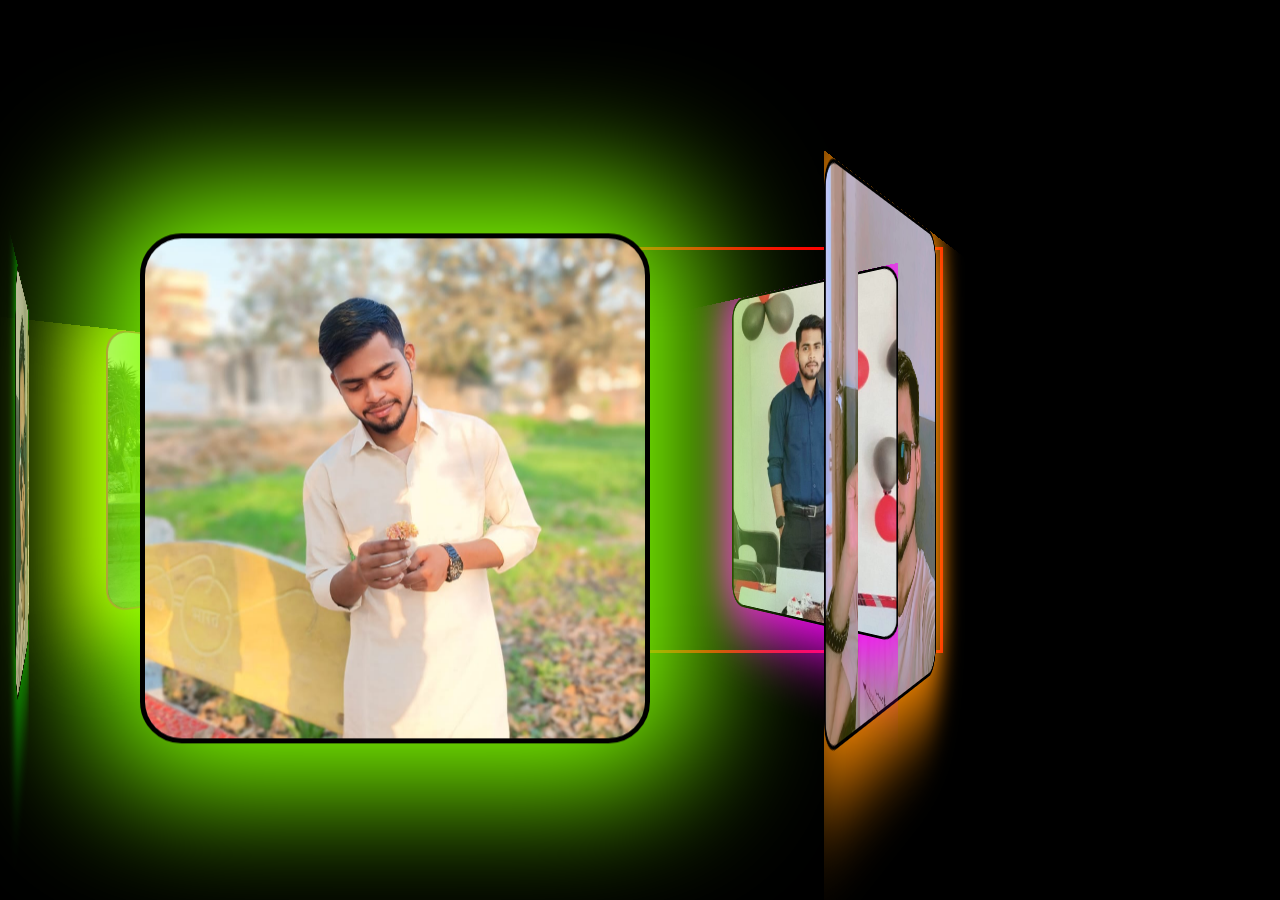
<file: 3d image .html>
<!DOCTYPE html>
<html lang="en">
<head>
<meta charset="UTF-8">
<meta name="viewport" content="width=device-width, initial-scale=1.0">
<title>3D Image Slider</title>
<style>
  body {
    margin: 0;
    font-family: Arial, sans-serif;
    background: #111;
    display: flex;
    justify-content: center;
    align-items: center;
    height: 100vh;
  }

  .slider-container {
    perspective: 1000px;
    width: 600px;
    height: 400px;
    position: relative;
    border: solid red;
  }

  .slider {
    width: 100%;
    height: 100%;
    position: absolute;
    transform-style: preserve-3d;
    transition: transform 1s;
    
  }

  .slider img {
    position: absolute;
    width: 50%;
    height: 100%;
    object-fit: cover;
    border-radius: 25px;
    box-shadow: 0 10px 20px rgba(0,0,0,0.5);
  }

  .nav {
    position: absolute;
    bottom: 10px;
    width: 100%;
    text-align: center;
  }

  .nav button {
    border: none;
    background: #fff;
    padding: 8px 15px;
    margin: 0 5px;
    border-radius: 5px;
    cursor: pointer;
    font-weight: bold;
  }

  .nav button:hover {
    background: #c94d20;
    color: white;
    box-shadow: 0 0 80px 30px;
  }
  body{
    background-color:black;
  }
  #sat1{
    cursor: pointer;
    background-color: blueviolet;
    color: chartreuse;
    box-shadow: 0 0 80px 30px;
     
     height: 300px;
    width: 300px;
    margin-top: 70px;
     border: solid black 3px;
  }
  #sat2{
      cursor: pointer;
    background-color:#c94d20;
    color:darkorange;
    box-shadow: 0 0 80px 30px;
      /* height: 300px;
    width: 300px;
    margin-top: 70px; */
     border: solid black 3px;
  }
    #sat3{
      cursor: pointer;
    background-color:darkred;
    color:magenta;
    box-shadow: 0 0 80px 30px; 
       
     /* height: 300px;
    width: 300px;
    margin-top: 70px; */
    border: solid black 3px;
    
    
  
  }
    #sat4{
      cursor: pointer;
    background-color:lightblue;
    color:firebrick;
    box-shadow: 0 0 80px 30px;
     height: 300px;
    width: 300px;
    margin-top: 70px;
    /* border-radius: 50%; */
     border:darkblue solid 3px;
  }
    #sat5{
      cursor: pointer;
    background-color:mediumspringgreen;
    color:yellow;
    box-shadow: 0 0 80px 30px;
    height: 300px;
    width: 300px;
    margin-top: 70px;
     border:deeppink solid  2px;
      /* width: 600px; */
    /* height: 400px; */
  }
     #sat6{
      cursor: pointer;
    background-color:darkgreen;
    color:green;
    box-shadow: 0 0 80px 30px;
    border-radius: 50px;  height: 300px;
    width: 300px;
    margin-top: 70px;
     border: solid black 3px;
  }
</style>
</head>
<body>

<div class="slider-container">
  <div class="slider" id="slider">
    <img id="sat1"   src="satyam img6.jpg" height="200" alt="Image1">
    <img id="sat2"      src="satyam img2.jpg" height="200" alt="Image2">
    <img  id="sat3"src="satyam img3.jpg"  height="200"alt="Image3">
    <img  id="sat4"src="satyam img4.jpg"  height="200"alt="Image4">
        <img  id="sat5"src="satyam img5.jpg"  height="200"alt="Image4">
         <img  id="sat6"src="techsmartsatyam.jpg"  height="200"alt="Image4">

  </div>
  <div class="nav">
    <!-- <button onclick="prevSlide()"></button>
    <button onclick="nextSlide()">Next</button> -->
  </div>
</div>

<script>
const slider = document.getElementById('slider');
const images = slider.querySelectorAll('img');
let current = 0;
const total = images.length;

// Set initial positions
function setPositions() {
  const angle = 360 / total;
  images.forEach((img, i) => {
    img.style.transform = `rotateY(${i * angle}deg) translateZ(400px)`;
  });
}
setPositions();

function showSlide(index) {
  const angle = 360 / total;
  slider.style.transform = `rotateY(${-index * angle}deg)`;
}

// Auto slide
let slideInterval = setInterval(() => {
  current = (current + 1) % total;
  showSlide(current);
}, 3000);

// Navigation buttons
function nextSlide() {
  current = (current + 1) % total;
  showSlide(current);
}

function prevSlide() {
  current = (current - 1 + total) % total;
  showSlide(current);
}
</script>

</body>
</html>
</file>
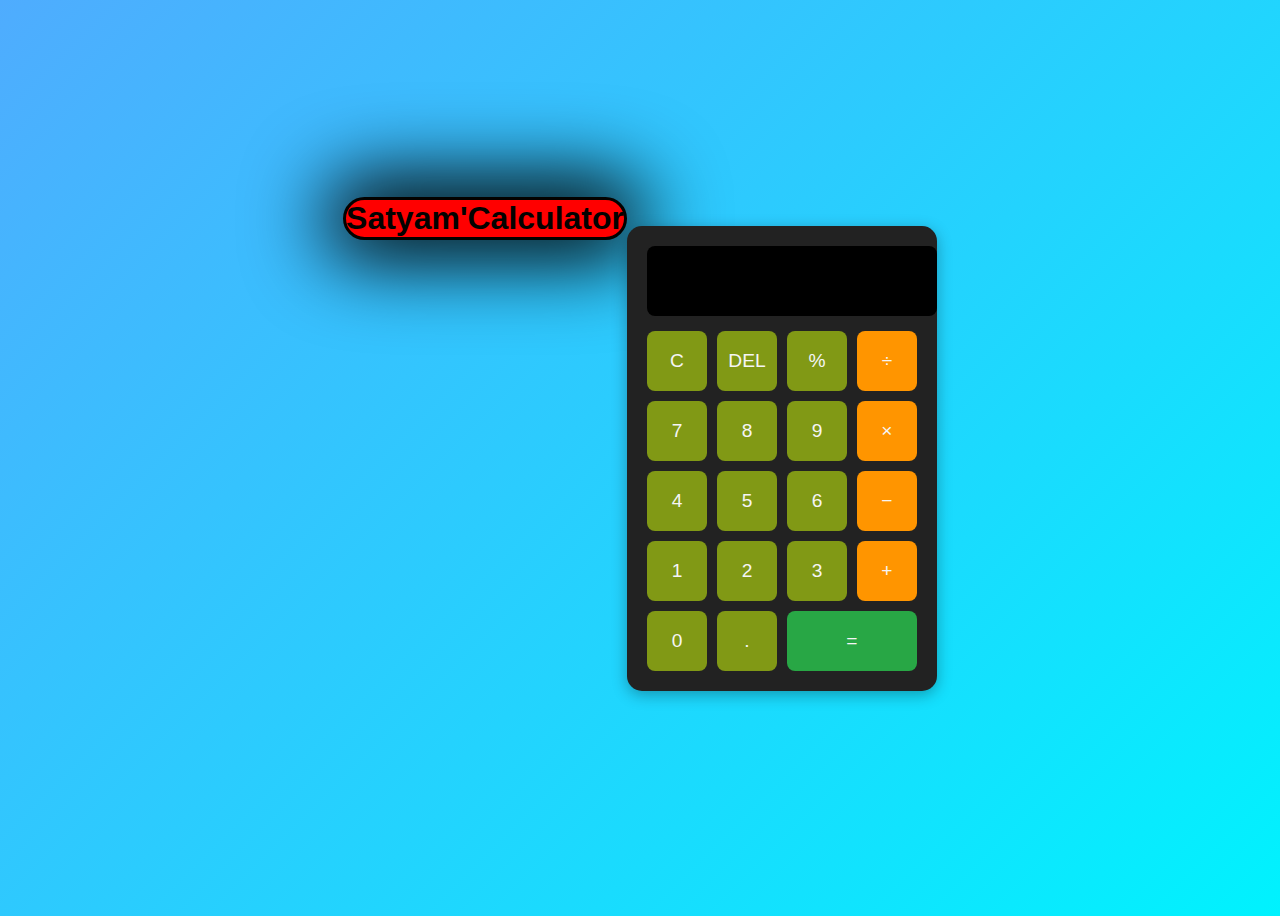
<file: calculator.html>
<!DOCTYPE html>
<html lang="en">
<head>
<meta charset="UTF-8">
<meta name="viewport" content="width=device-width, initial-scale=1.0">
<title>Calculator</title>
<style>
    body {
        display: flex;
        justify-content: center;
        align-items: center;
        height: 100vh;
        background: linear-gradient(135deg, #4facfe, #00f2fe);
        font-family: Arial, sans-serif;
    }
    .calculator {
        background: #222;
        padding: 20px;
        border-radius: 15px;
        box-shadow: 0px 4px 15px rgba(0,0,0,0.3);
        margin-right: 500px;
    }
    .display {
        width: 100%;
        height: 50px;
        background: #000;
        color: #0f0;
        font-size: 1.8rem;
        text-align: right;
        padding: 10px;
        border-radius: 8px;
        margin-bottom: 15px;
        border: none;
    }
    .buttons {
        display: grid;
        grid-template-columns: repeat(4, 60px);
        gap: 10px;
    }
    button {
        height: 60px;
        font-size: 1.2rem;
        border: none;
        border-radius: 8px;
        background: #819915;
        color: whitesmoke;
        cursor: pointer;
        transition: background 0.3s;
    }
    button:hover {
        background: #8b4646;
        box-shadow: 0 0 80px 5px;
    }
    .operator {
        background: #ff9500;
    }
    .operator:hover {
        background: #e68a00;
    }
    .equal {
        background: #28a745;
        grid-column: span 2;
    }
    .equal:hover {
        background: #218838;
    }
    #sat{
        display: flex;
        color:#030200;
        margin-bottom: 500px;
        margin-left:500px ;
justify-self: center;
text-align: center;
background-color: red;
border-radius: 25px;
border: solid;
box-shadow: 0 0 80px 20px;
height: ;
    }
    #sat1{
        height: 40px;
        w
    }
</style>
</head>
<body>
 <div id="sat1"></div>
    <h1 id="sat"> Satyam'Calculator</h1> </div>
<div class="calculator">
    <input type="text" id="display" class="display" disabled>
    <div class="buttons">
        <button onclick="clearDisplay()">C</button>
        <button onclick="deleteChar()">DEL</button>
        <button onclick="appendValue('%')">%</button>
        <button class="operator" onclick="appendValue('/')">÷</button>

        <button onclick="appendValue('7')">7</button>
        <button onclick="appendValue('8')">8</button>
        <button onclick="appendValue('9')">9</button>
        <button class="operator" onclick="appendValue('*')">×</button>

        <button onclick="appendValue('4')">4</button>
        <button onclick="appendValue('5')">5</button>
        <button onclick="appendValue('6')">6</button>
        <button class="operator" onclick="appendValue('-')">−</button>

        <button onclick="appendValue('1')">1</button>
        <button onclick="appendValue('2')">2</button>
        <button onclick="appendValue('3')">3</button>
        <button class="operator" onclick="appendValue('+')">+</button>

        <button onclick="appendValue('0')">0</button>
        <button onclick="appendValue('.')">.</button>
        <button class="equal" onclick="calculate()">=</button>
    </div>
</div>

<script>
    let display = document.getElementById('display');

    function appendValue(value) {
        display.value += value;
    }

    function clearDisplay() {
        display.value = '';
    }

    function deleteChar() {
        display.value = display.value.slice(0, -1);
    }

    function calculate() {
        try {
            display.value = eval(display.value.replace('÷', '/').replace('×', '*'));
        } catch {
            display.value = 'Error';
        }
    }
</script>
</body>
</html>
</file>
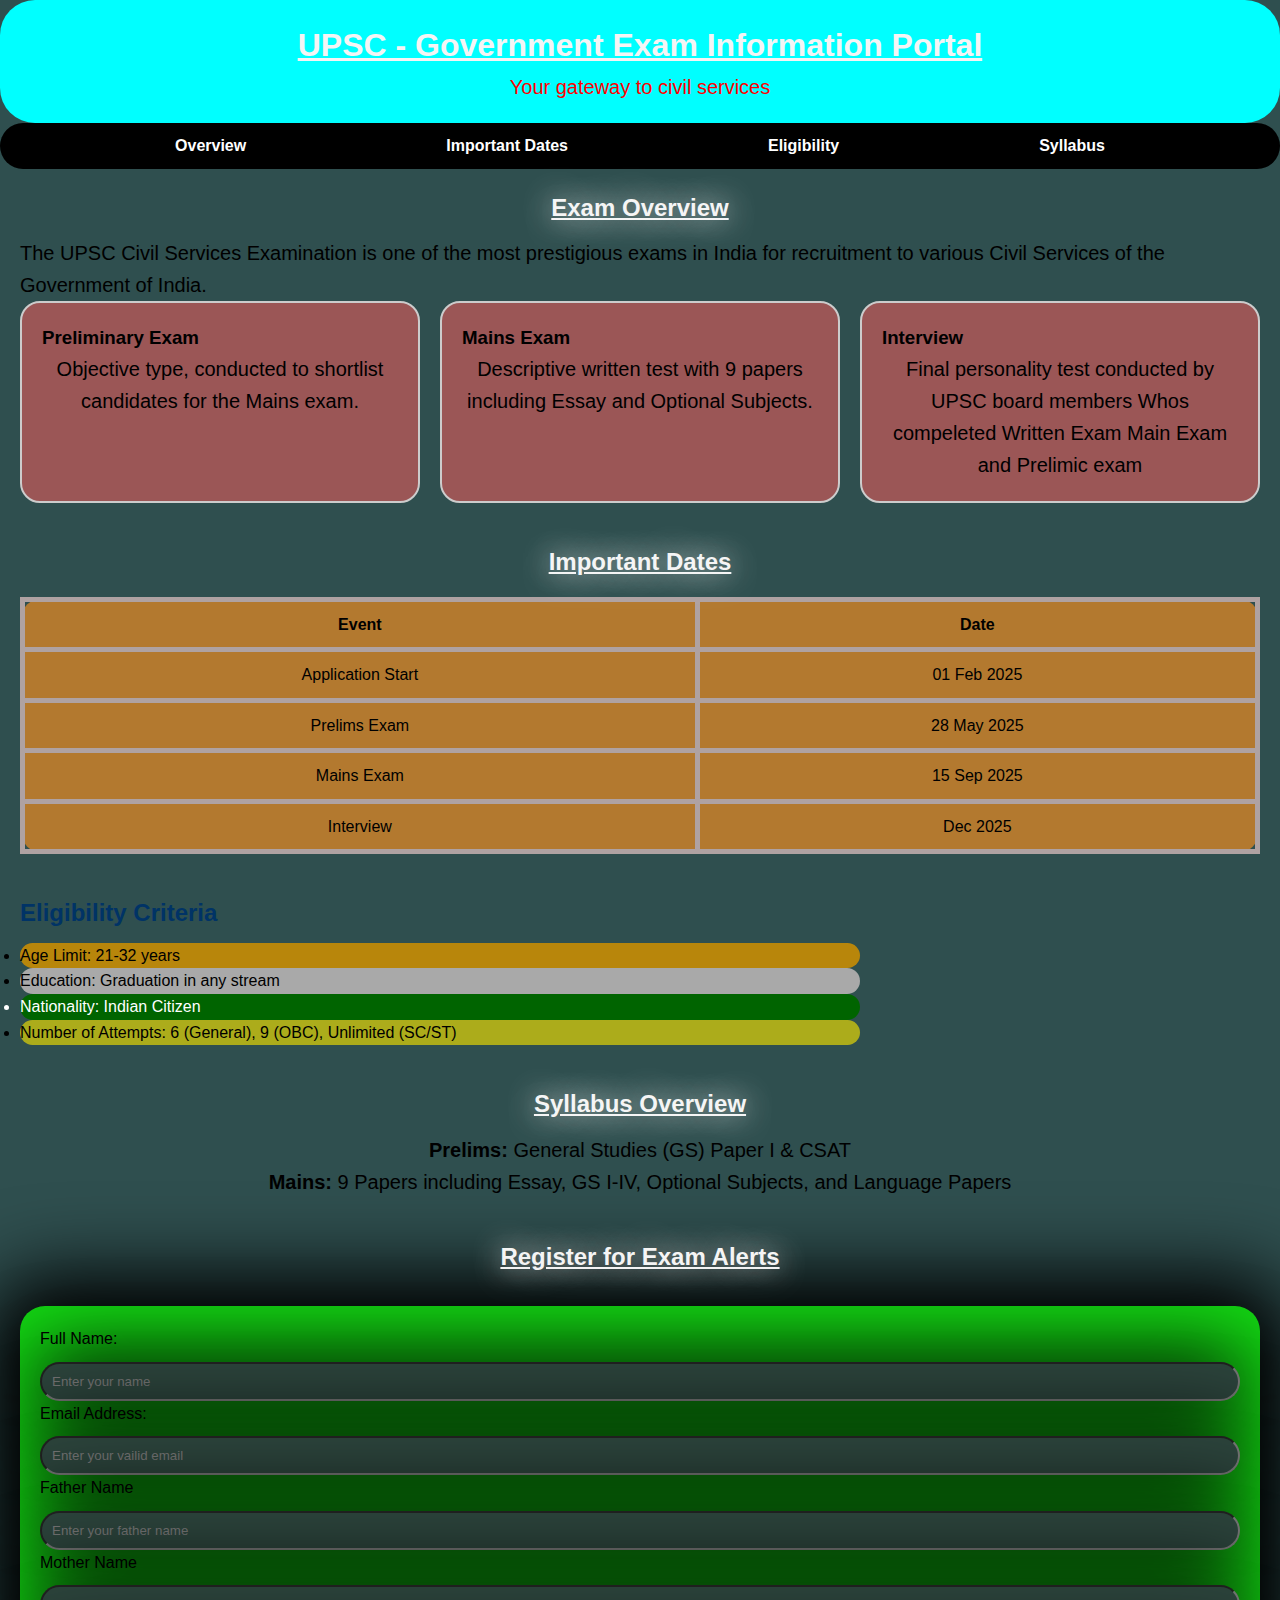
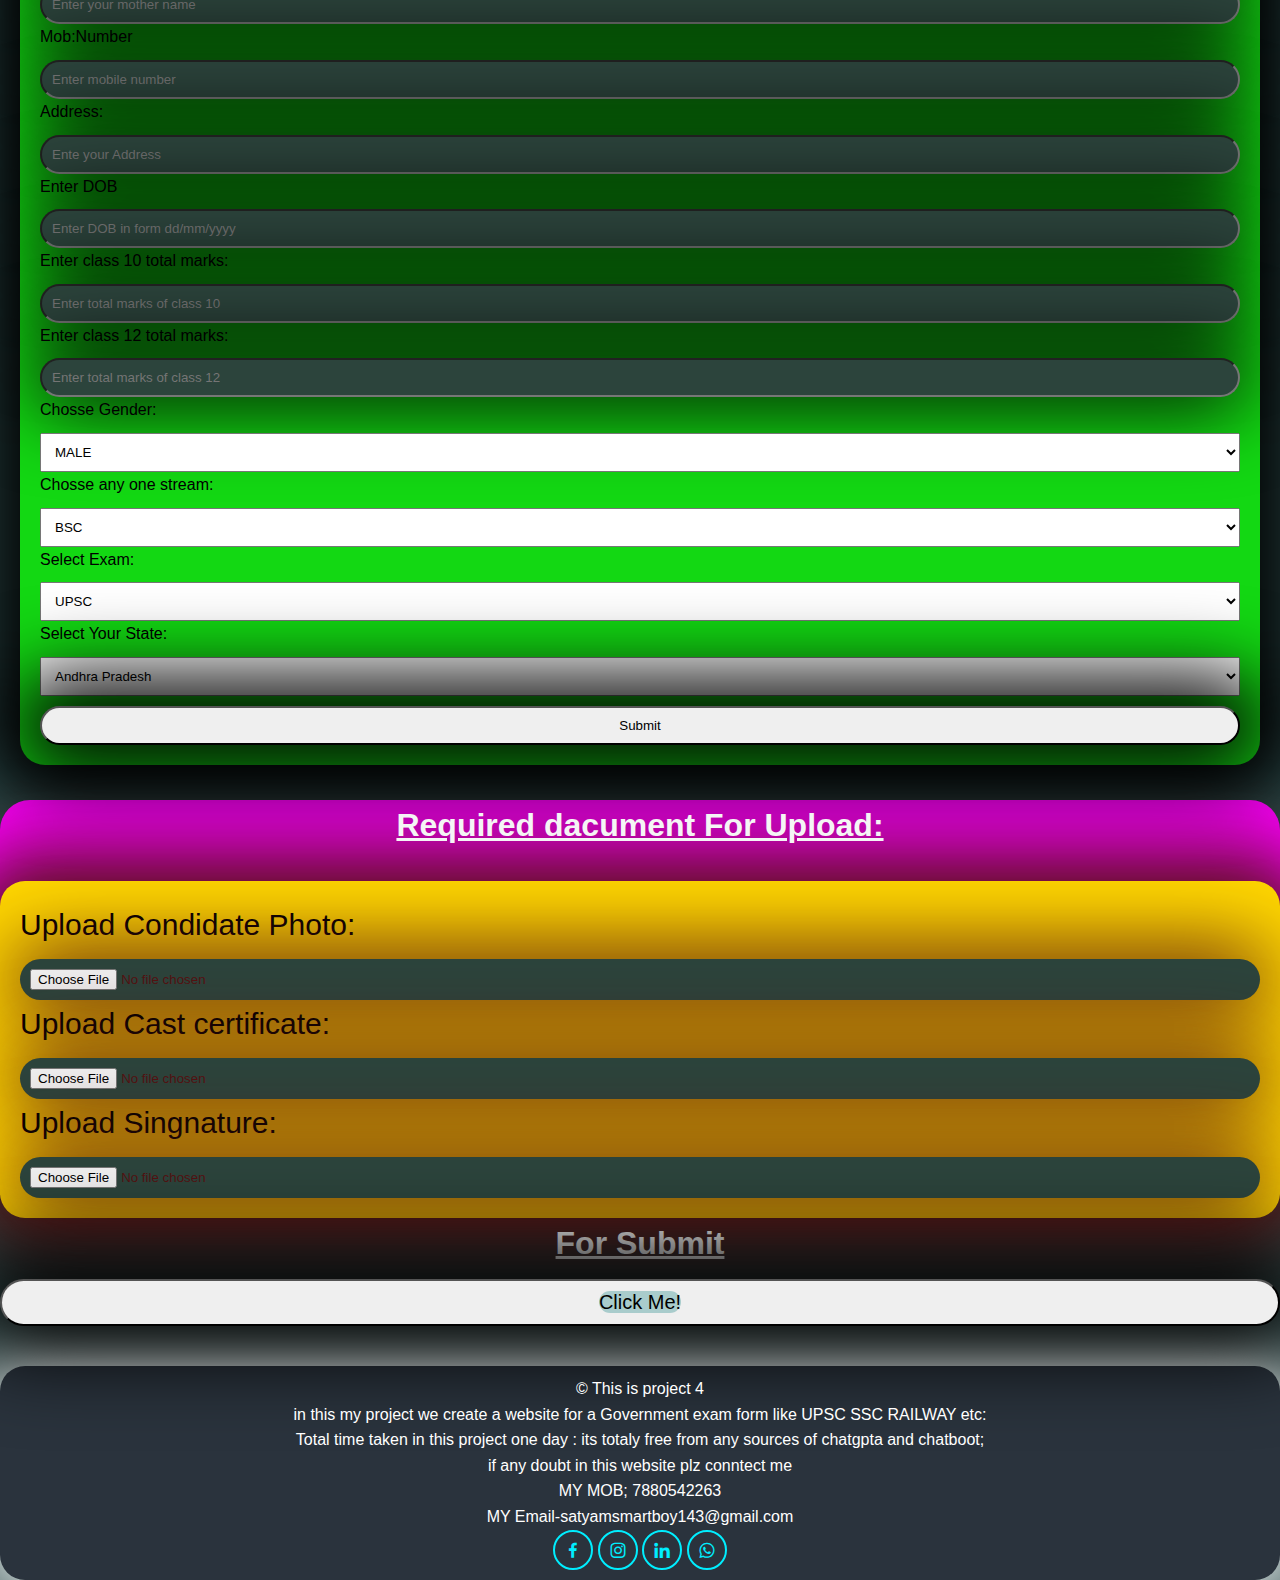
<file: govenmet.html>
<!DOCTYPE html>
<html lang="en">
<head>
  <meta charset="UTF-8">
  <title>Govt Exam Info - UPSC</title>
   <link rel="shortcut icon" href="port.png" type="image/x-icon">
  <!-- <link rel="stylesheet" href="gov.css"> -->
    <link href='https://unpkg.com/boxicons@2.1.4/css/boxicons.min.css' rel='stylesheet'>
<style> 
* {
      margin: 0;
      padding: 0;
      box-sizing: border-box;
    }

    body {
      font-family: Arial, sans-serif;
      background-color:darkslategrey;
      line-height: 1.6;
    }

    header {
      background-color: aqua;
      color:black;
      padding: 20px;
      text-align: center;
      border-radius: 35px;
    }
    header p{
        color:red;
        font-size: 20px;
    }

    nav {
      background: #0059b3;
      display: flex;
      justify-content: center;
      padding: 10px;
      background-color: black;
      border-radius: 25px;
      
    }
nav a {
      color: white;
      margin: 0 100px;
      text-decoration: none;
      font-weight: bold;
      
    }
    .under{
        text-decoration: underline;
        text-align: center;
        text-shadow: 0 0 30px;
        color: whitesmoke;

    }

    nav a:hover {
      text-decoration: underline;
      cursor: pointer;
      color: rgb(160, 89, 89);
      box-shadow: 0 0 80px 30px; 
      border-radius: 20px;
    
    }

    .container {
      padding: 20px;
    }

    .flexbox {
      display: flex;
      flex-wrap: wrap;
      gap: 20px;
      justify-content: space-between;
    }
 .card {
      background: rgb(155, 86, 86);
      color:black;
      flex: 1 1 30%;
      padding: 20px;
      border: 2px solid #ccc;
      border-radius: 20px;
      transition: 0.3s ease;
    }

    .card:hover {
      box-shadow: 0 0 80px 40px #161111;
      transform: translateY(-5px);

    }

    h2 {
      margin-bottom: 10px;
      color: #003366;
    }

    table {
      width: 100%;
      border-collapse: collapse;
      margin-top: 15px;
      background-color: rgb(179, 121, 47);
      border-radius: 25px;
    } table, th, td {
      border: 5px solid #afa2a2;
      padding: 10px;
      text-align: center;
    }
    #hov:hover{
        cursor: pointer;
        background-color:whitesmoke;
        color:black;
        box-shadow: 0 0 80px 50px;
        border-radius: 50%;
        
    }
    #hov1:hover{
                cursor: pointer;
        background-color: aqua;
        color:black;
        box-shadow: 0 0 80px 50px;
        border-radius: 50%;
    }
     #hov2:hover{         cursor: pointer;
        background-color:rgb(184, 8, 96);
        color:black;
        box-shadow: 0 0 80px 50px;
        border-radius: 50%;}
      #hov3:hover{         cursor: pointer;
        background-color:rgb(40, 168, 68);
        color:black;
        box-shadow: 0 0 80px 50px;
        border-radius: 50%;}
       #hov4:hover{         cursor: pointer;
        background-color:rgb(128, 79, 79);
        color:black;
        box-shadow: 0 0 80px 50px;
        border-radius: 50%;}
        
#sat1{
    background-color: darkgoldenrod;
    margin-right: 400px;
    border-radius: 20px;
    
}
#sat2{
        background-color:darkgray;
    margin-right: 400px;
    border-radius: 20px;
    justify-content: center;
}
#sat3{
        background-color:darkgreen;
    margin-right: 400px;
    border-radius: 20px;
    color: white;
}
#sat5{
    text-align: center;
    font-size: 20px;
}
#font{
  font-size: 20px;
}
#sat4{
        background-color:rgb(172, 172, 27);
    margin-right: 400px;
    border-radius: 20px;
}

    form {
      margin-top: 30px;
      background:rgb(19, 216, 19);
      padding: 20px;
      border-radius: 25px;
      box-shadow: 0 0 80px 30px ;
    }
  
input{
  background-color:rgb(44, 68, 60);
  border-radius: 30px;
  box-shadow: 0 0 80px 10px; 
}
input:hover{
  cursor: pointer;
  color:aquamarine;
  
}
button{
  border-radius: 25PX;
  box-shadow: 0 0 80PX 30PX ;
  
}
button:hover{ 
  box-shadow: 0 0 5px cyan,
0 0 25px cyan, 0 0 50px cyan,
0 0 100px cyan,0 0 200px cyan
;
}
#required{
  color:rgb(83, 18, 18) ;
  background-color:gold;
}
h1{
  color: whitesmoke;
  text-decoration: underline;
  text-align: center;
}
#photo{
  color:black;
  font-size: 30px;
}
#dacument{
  background-color:fuchsia;
  border-radius: 30px;
}
    input, select, button {
      width: 100%;
      padding: 10px;
      margin-top: 10px;
    }footer {
      text-align: center;
      background-color: #2a333d;
      color: white;
      padding: 10px;
      margin-top: 40px;
      border-radius: 25px;
      box-shadow: 0 0 80px 20px;
    }
#div2 a{
    position:relative;
    display: inline-flex;
    justify-content: center;
    align-items: center;
    width: 40px;
    height: 40px;
    background: transparent;
    border: 2px solid #0ef;
    border-radius: 50%;
    font-size: 20px;
    color: #0ef;
    text-decoration: none;


}
#div2 a:hover{

    background-color: #0ef;
    color: black;
    box-shadow: 0 0 80px #0ef;

}
button a{
  text-decoration: none;
  color: black;
  font-size: 20px;
  background-color: rgb(169, 204, 204);
  border-radius: 30px;
}</style>
   
</head>
<body>

  <header>
    <h1>UPSC - Government Exam Information Portal</h1>
    <p>Your gateway to civil services</p>
  </header>

  <nav>
    <a href="#overview">Overview</a>
    <a href="#dates">Important Dates</a>
    <a href="#eligibility">Eligibility</a>
    <a href="#syllabus">Syllabus</a>
  </nav>

  <div class="container" id="overview">
    <h2 class="under">Exam Overview</h2>
    <p id="font">The UPSC Civil Services Examination is one of the most prestigious exams in India for recruitment to various Civil Services of the Government of India.</p>

    <div class="flexbox">
      <div class="card">
        <h3>Preliminary Exam</h3>
        <p id="sat5">Objective type, conducted to shortlist candidates for the Mains exam.</p>
      </div>
      <div class="card">
        <h3>Mains Exam</h3>
        <p id="sat5">Descriptive written test with 9 papers including Essay and Optional Subjects.</p>
      </div>
      <div class="card">
        <h3>Interview</h3>
        <p id="sat5">Final personality test conducted by UPSC board members Whos compeleted Written Exam
          Main Exam and Prelimic exam </p>
      </div>
    </div>
  </div>

  <div class="container" id="dates">
    <h2 class="under">Important Dates</h2>
    <table>
      <tr id="hov">
        <th >Event</th>
        <th >Date</th>
      </tr>
      <tr id="hov1">
        <td >Application Start</td>
        <td >01 Feb 2025</td>
      </tr>
      <tr id="hov2">
        <td>Prelims Exam</td>
        <td>28 May 2025</td>
      </tr>
      <tr id="hov3">
        <td>Mains Exam</td>
        <td>15 Sep 2025</td>
      </tr>
      <tr id="hov4">
        <td>Interview</td>
        <td>Dec 2025</td>
      </tr>
    </table>
  </div>

  <div class="container" id="eligibility">
    <h2>Eligibility Criteria</h2>
    <ul>
      <li id="sat1">Age Limit: 21-32 years</li>
      <li id="sat2">Education: Graduation in any stream</li>
      <li id="sat3">Nationality: Indian Citizen</li>
      <li id="sat4">Number of Attempts: 6 (General), 9 (OBC), Unlimited (SC/ST)</li>
    </ul>
  </div>

  <div class="container" id="syllabus">
    <h2 class="under">Syllabus Overview</h2>
    <p id="sat5"><strong>Prelims:</strong> General Studies (GS) Paper I & CSAT</p>
    <p id="sat5"><strong>Mains:</strong> 9 Papers including Essay, GS I-IV, Optional Subjects, and Language Papers</p>
  </div>

  <div class="container">
    <h2 class="under">Register for Exam Alerts</h2>
    <form id="examForm">
      <label for="name">Full Name:</label>
      <input type="text"  placeholder="Enter your name" required>

      <label for="email">Email Address:</label>
      <input type="email"  placeholder="Enter your vailid email" required>
<lebel for="father">Father Name</lebel>
<input type="text" placeholder="Enter your father name ">
<lebel for="mother">Mother Name</lebel>
<input type="text" placeholder="Enter your mother name">
<lebel for="detail"> Mob:Number</lebel>
<input type="password" placeholder="Enter mobile number">

      
      <lebel for="address"> Address:</lebel>
      <input type="text" placeholder="Ente your Address">
      <lebel for="dob">Enter DOB</lebel>
      <input type="text" placeholder="Enter DOB in form dd/mm/yyyy">
      <lebel for="10detail"> Enter class 10 total marks:</lebel>
      <input type="text" placeholder="Enter total marks of class 10">
            <lebel for="10detail"> Enter class 12 total marks:</lebel>
      <input type="text" placeholder="Enter total marks of class 12">
          <lebel for="male"> Chosse Gender:</lebel> 
          <select id="male">
            <option value="male">MALE</option>
               <option value="male"> FEMALE</option>
                  <option value="male">OTHER</option>
            
          </select> 
      <lable for="stream">Chosse any one stream:</lable>
            <select id="stream">
            <option value="BSC">BSC</option>
            <option value="BA">BA</option>
            <option value="B TECH"> B.TECH</option>
            <option value="BBA">BBA</option>
            <option value="MBA">MBA</option>
            <option value="LOW DIGREE">LOW DIGREE</option>
            </select>
      <label for="exam">Select Exam:</label>

      <select id="exam">
        <option value="UPSC">UPSC</option>
        <option value="SSC">SSC</option>
        <option value="Railway">Railway</option>

      </select>
      <lebel for="state"> Select Your State:</lebel>
<select value="state">
  <option> Andhra Pradesh</option>
  <option >Arunachal Pradesh</option>
  <option>Assam</option>
  <option >Bihar</option>
  <option>Chhattisgarh</option>
  <option >Goa</option>
  <option >Gujrat</option>
   <option >Haryana</option>
    <option > Himanchal Pradesh</option>
     <option > Jammu Kashmir</option>
      <option > Jharkhand</option>
       <option > Karnataka</option>
        <option > Kerala</option>
         <option > Madhya Pradesh</option>
          <option > Maharashtra</option>
           <option >Manipur</option>
            <option > Meghalaya</option>
             <option > Mizoram</option>
              <option > Nagaland</option>
               <option >Orissa</option>
                <option >Punjab</option>
                 <option > Rajasthan</option>
                  <option > Sikkim</option>
                   <option > Tamil Nadu</option>
                    <option > Telangana</option>
   <option >Tripura </option>
    <option > Utter Pradesh</option>
     <option > Uttrakhand</option>
      <option  > West Bangal</option>
</select>
      <button type="submit">Submit</button>
    </form>

    <p id="successMsg" style="color: green; margin-top: 15px;"></p>
  </div>
  <div id="dacument">
    <h1 id=""> Required dacument For Upload:</h1> 
    <form class="satyam"id="required">
      <lebel id="photo" for="doc"> Upload Condidate Photo:</lebel>
      <input type="file"> 
       <lebel id="photo" for="doc"> Upload Cast certificate:</lebel>
      <input type="file"> 
       <lebel  id="photo"for="doc"> Upload Singnature:</lebel>
      <input type="file"> 
    </form>

  </div>
  <div id="singin">
    <h1> For Submit</h1>
    <button>
      <a href="http://127.0.0.1:3000/sign.html">Click Me!</a>
    </button>

  </div>

  <footer>
    <p>&copy; This is project 4 
    <br>
    in this my project we create a website for a Government exam form like UPSC SSC RAILWAY etc:
    <br>
    Total time taken in this project one day :
    its totaly free from any sources of chatgpta and chatboot;
    <br> 
    if any doubt in this website plz conntect me 
    <br>
    MY MOB; 7880542263
    <BR> MY Email-satyamsmartboy143@gmail.com

  </p>
     <div id="div2">
                    <a href="facebook.com"><i class='bx bxl-facebook'></i></box-icon> </a>
                     <a href="#"> <i class='bx bxl-instagram'></i></a>
                      <a href="#"> <i class='bx bxl-linkedin'></i></a>
                       <a href="#"> <i class='bx bxl-whatsapp'></i></a>
                </div>
  </footer>

 

</body>
</html>
</file>
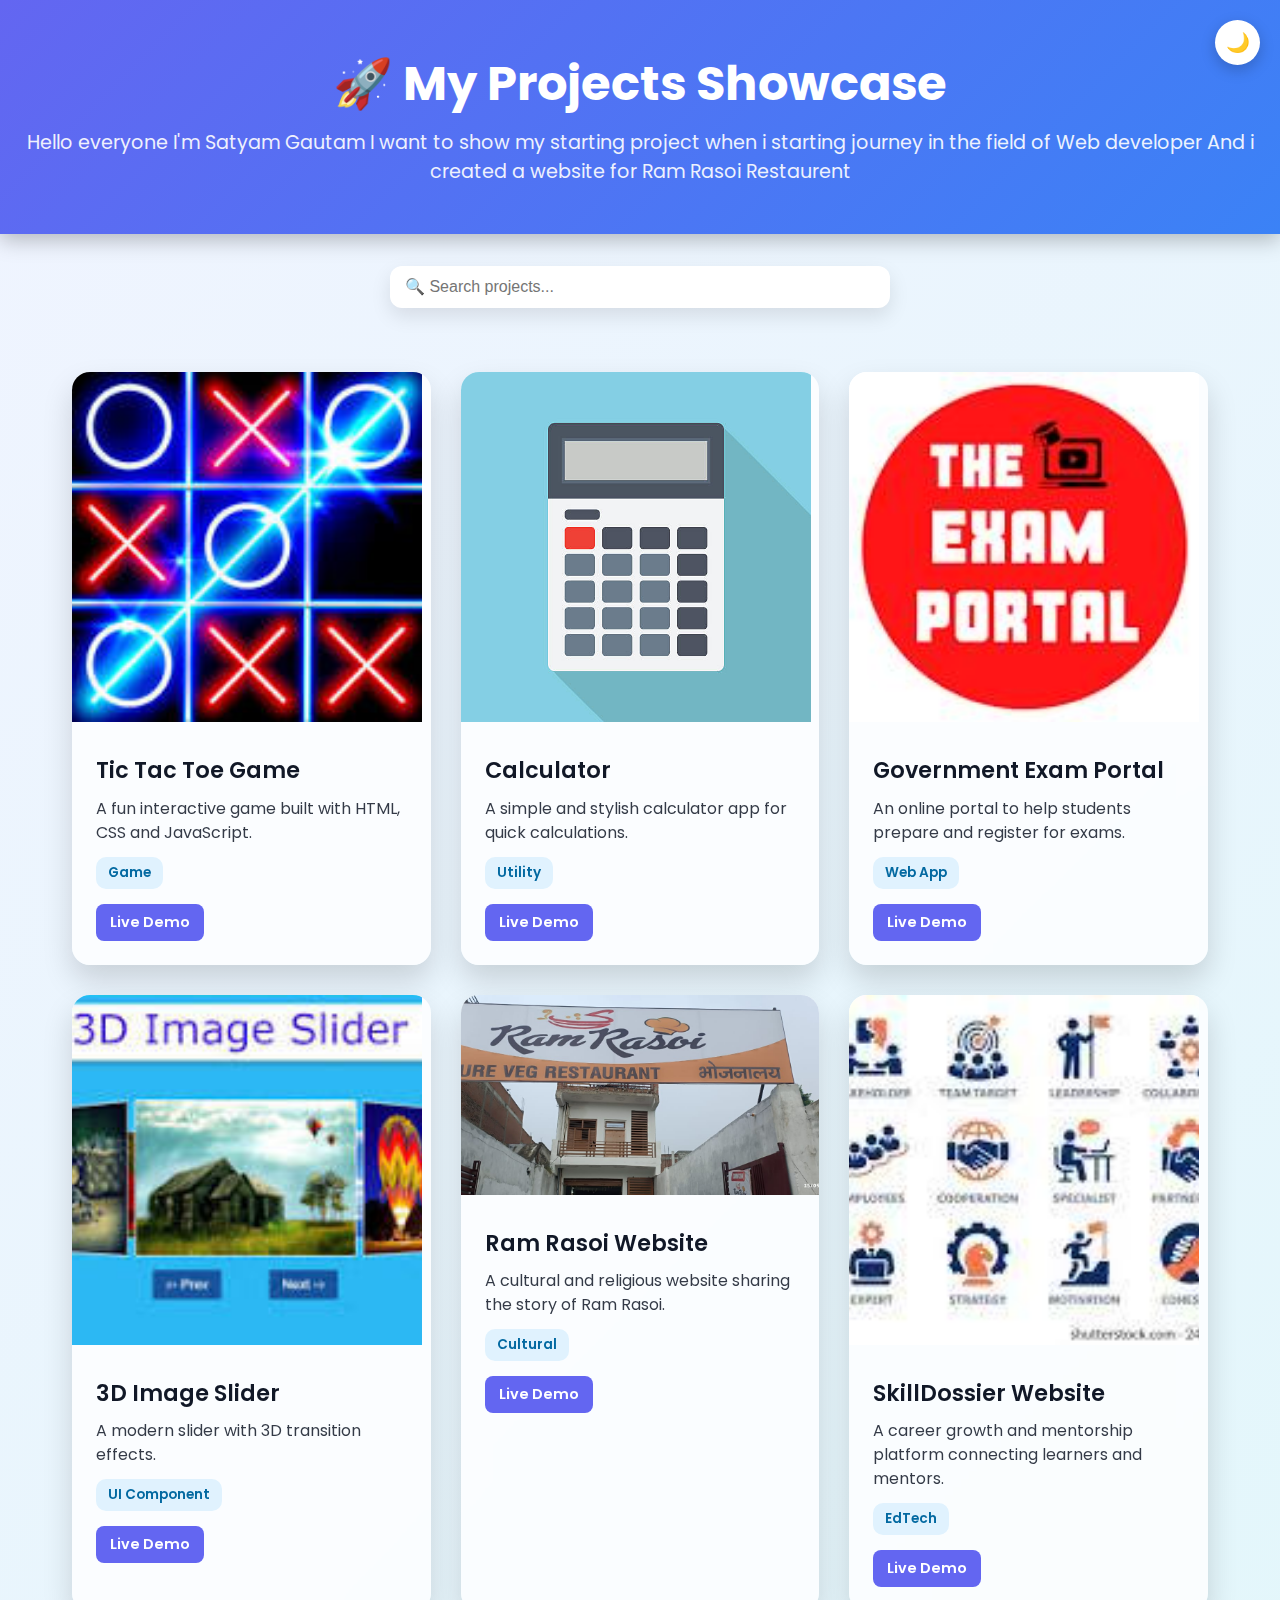
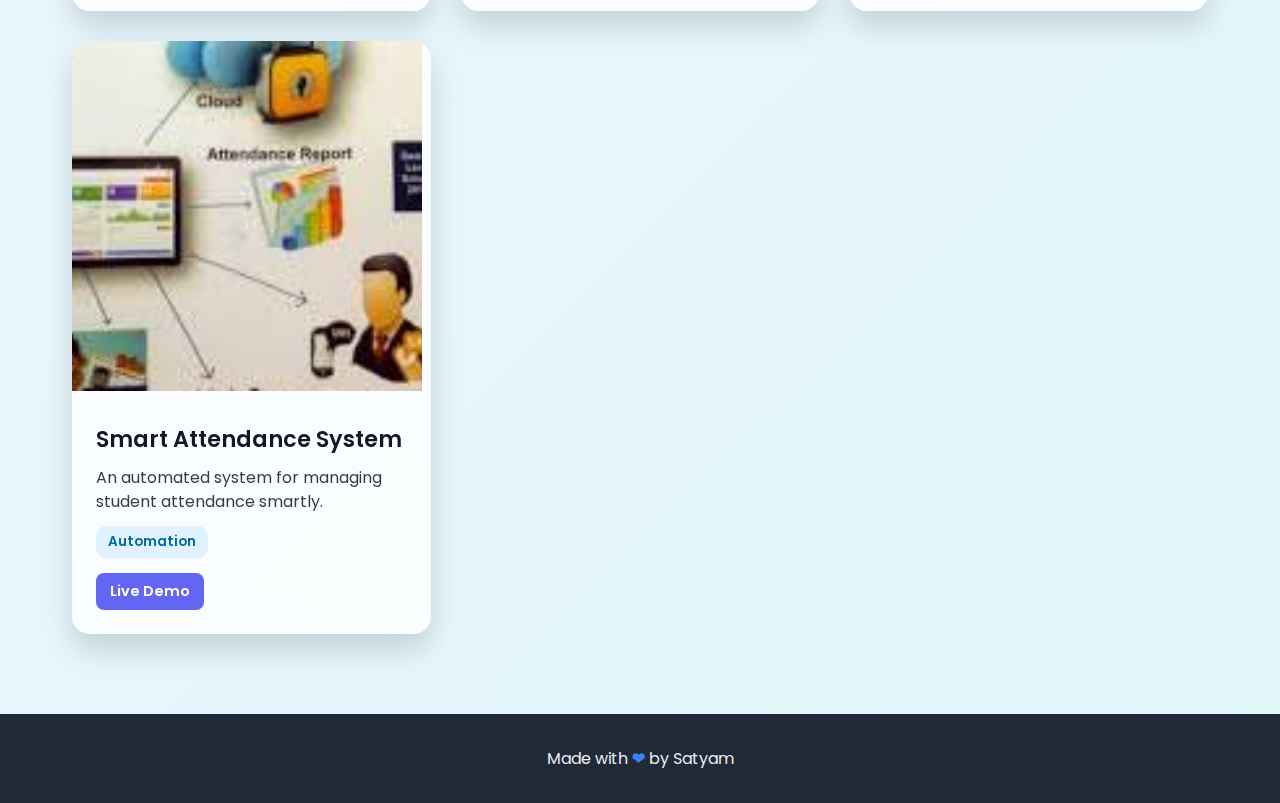
<file: project1.html>
<!DOCTYPE html>
<html lang="en">
<head>
  <meta charset="UTF-8">
  <meta name="viewport" content="width=device-width, initial-scale=1.0">
  <title>My Projects Showcase</title>
  <link rel="shortcut icon" href="port.png" type="image/x-icon">
  <style>
    @import url('https://fonts.googleapis.com/css2?family=Poppins:wght@400;600;700&display=swap');

    :root {
      --bg-light: linear-gradient(135deg, #f0f4ff, #e0f7fa);
      --bg-dark: linear-gradient(135deg, #0f172a, #1e293b);
      --card-light: rgba(255,255,255,0.8);
      --card-dark: rgba(30,41,59,0.8);
      --text-light: #111827;
      --text-dark: #f9fafb;
      --primary: #6366f1;
      --secondary: #3b82f6;
    }

    * { box-sizing: border-box; margin: 0; padding: 0; }
    body {
      font-family: 'Poppins', sans-serif;
      background: var(--bg-light);
      color: var(--text-light);
      margin: 0;
      transition: background 0.5s ease, color 0.5s ease;
    }
    body.dark {
      background: var(--bg-dark);
      color: var(--text-dark);
    }

    header {
      text-align: center;
      padding: 3rem 1rem;
      background: linear-gradient(135deg, var(--primary), var(--secondary));
      color: #fff;
      box-shadow: 0 6px 20px rgba(0,0,0,0.25);
      position: relative;
    }
    header h1 { font-size: 3rem; font-weight: 700; }
    header p { margin-top: .5rem; font-size: 1.2rem; opacity: 0.9; }

    .theme-toggle {
      position: absolute;
      top: 20px;
      right: 20px;
      background: #fff;
      border: none;
      border-radius: 50%;
      width: 45px;
      height: 45px;
      cursor: pointer;
      display: flex;
      align-items: center;
      justify-content: center;
      font-size: 1.2rem;
      box-shadow: 0 5px 15px rgba(0,0,0,0.2);
      transition: transform 0.3s;
    }
    body.dark .theme-toggle { background: #1e293b; color: #f9fafb; }
    .theme-toggle:hover { transform: rotate(20deg) scale(1.1); }

    .search-box {
      margin: 2rem auto;
      max-width: 500px;
      display: flex;
      justify-content: center;
    }
    .search-box input {
      width: 100%;
      padding: 12px 15px;
      border: none;
      border-radius: 12px;
      font-size: 1rem;
      box-shadow: 0 8px 20px rgba(0,0,0,0.1);
      outline: none;
      transition: transform 0.3s, box-shadow 0.3s;
    }
    .search-box input:focus {
      transform: scale(1.05);
      box-shadow: 0 12px 25px rgba(59,130,246,0.3);
    }

    .projects {
      display: grid;
      grid-template-columns: repeat(auto-fit, minmax(300px, 1fr));
      gap: 30px;
      padding: 2rem;
      max-width: 1200px;
      margin: auto;
    }
    .project-card {
      background: var(--card-light);
      border-radius: 18px;
      backdrop-filter: blur(12px);
      box-shadow: 0 15px 30px rgba(0,0,0,0.15);
      overflow: hidden;
      transition: transform 0.4s ease, box-shadow 0.4s ease;
      cursor: pointer;
      animation: fadeInUp 0.8s ease both;
    }
    body.dark .project-card { background: var(--card-dark); }
    .project-card:hover {
      transform: translateY(-10px) scale(1.05);
      box-shadow: 0 25px 45px rgba(0,0,0,0.3);
    }
    .project-card img {
      width: 100%;
      height: 200px;
      object-fit: cover;
      transition: transform 0.5s ease;
    }
    .project-card:hover img { transform: scale(1.15); }
    .project-content { padding: 1.5rem; }
    .project-content h3 {
      font-size: 1.4rem;
      font-weight: 600;
    }
    .project-content p {
      margin-top: 0.6rem;
      font-size: 1rem;
      opacity: 0.85;
      line-height: 1.5;
    }
    .tag {
      display: inline-block;
      margin-top: 12px;
      padding: 6px 12px;
      font-size: 0.85rem;
      background: #e0f2fe;
      color: #0369a1;
      border-radius: 10px;
      font-weight: 600;
    }
    body.dark .tag { background: #334155; color: #93c5fd; }

    .buttons {
      margin-top: 15px;
    }
    .buttons a {
      display: inline-block;
      margin-right: 10px;
      padding: 8px 14px;
      font-size: 0.9rem;
      font-weight: 600;
      color: #fff;
      background: var(--primary);
      border-radius: 8px;
      text-decoration: none;
      transition: background 0.3s;
    }
    .buttons a:hover { background: var(--secondary); }

    footer {
      text-align: center;
      padding: 2rem;
      background: #1f2937;
      color: #eee;
      margin-top: 3rem;
    }
    footer span { color: #3b82f6; font-weight: 600; }

    @keyframes fadeInUp {
      from { opacity: 0; transform: translateY(30px); }
      to { opacity: 1; transform: translateY(0); }
    }
    #sat1{
        height: 350px;
        width: 350px;
    }
  </style>
</head>
<body>
  <header>
    <h1>🚀 My Projects Showcase</h1>
    <p> Hello everyone I'm Satyam Gautam I want to show  my starting project when i starting journey in the field of Web developer
        And i created a website for Ram Rasoi Restaurent 
    </p>
    <button class="theme-toggle" id="themeToggle">🌙</button>
  </header>

  <div class="search-box">
    <input type="text" id="searchInput" placeholder="🔍 Search projects...">
  </div>

  <section class="projects" id="projects">
    <div class="project-card" data-title="Tic Tac Toe Game">
      <img id="sat1" src="tic tac image.jpg"alt="Tic Tac Toe">
      <div class="project-content">
        <h3>Tic Tac Toe Game</h3>
        <p>A fun interactive game built with HTML, CSS and JavaScript.</p>
        <span class="tag">Game</span>
        <div class="buttons">
          <a href="tic tac game.html">Live Demo</a>
       
        </div>
      </div>
    </div>

    <div class="project-card" data-title="Calculator">
      <img  id="sat1"src="calculator image.jpg" alt="Calculator">
      <div class="project-content">
        <h3>Calculator</h3>
        <p>A simple and stylish calculator app for quick calculations.</p>
        <span class="tag">Utility</span>
        <div class="buttons">
          <a href="calculator.html">Live Demo</a>
          
        </div>
      </div>
    </div>

    <div class="project-card" data-title="Government Exam Portal">
      <img id="sat1"     src="exam portal image.jpg" alt="Exam Portal">
      <div class="project-content">
        <h3>Government Exam Portal</h3>
        <p>An online portal to help students prepare and register for exams.</p>
        <span class="tag">Web App</span>
        <div class="buttons">
          <a href="govenmet.html">Live Demo</a>
          
        </div>
      </div>
    </div>

    <div class="project-card" data-title="3D Image Slider">
      <img id="sat1" src="3d image.jpg" alt="3D Slider">
      <div class="project-content">
        <h3>3D Image Slider</h3>
        <p>A modern slider with 3D transition effects.</p>
        <span class="tag">UI Component</span>
        <div class="buttons">
          <a href="3d image .html">Live Demo</a>
        
        </div>
      </div>
    </div>

    <div class="project-card" data-title="Ram Rasoi Website">
      <img src="18.jpg" alt="Ram Rasoi Website">
      <div class="project-content">
        <h3>Ram Rasoi Website</h3>
        <p>A cultural and religious website sharing the story of Ram Rasoi.</p>
        <span class="tag">Cultural</span>
        <div class="buttons">
          <a href="https://sites.google.com/view/ram-rasoi-restaurant/home">Live Demo</a>
        
        </div>
      </div>
    </div>

    <div class="project-card" data-title="SkillDossier Website">
      <img id="sat1"src="skill.image.jpg" alt="SkillDossier Website">
      <div class="project-content">
        <h3>SkillDossier Website</h3>
        <p>A career growth and mentorship platform connecting learners and mentors.</p>
        <span class="tag">EdTech</span>
        <div class="buttons">
          <a href="project3.html">Live Demo</a>
        
        </div>
      </div>
    </div>

    <div class="project-card" data-title="Smart Attendance System">
      <img  id="sat1"     src="automated.jpg" alt="Smart Attendance">
      <div class="project-content">
        <h3>Smart Attendance System</h3>
        <p>An automated system for managing student attendance smartly.</p>
        <span class="tag">Automation</span>
        <div class="buttons">
          <a href="https://68c19d502123bd1e02af72d8--playful-concha-bf3b98.netlify.app/">Live Demo</a>
          
        </div>
      </div>
    </div>
  </section>

  <footer>
    <p>Made with  <span>❤</span> by Satyam</p>
  </footer>

  <script>
    const searchInput = document.getElementById('searchInput');
    const projectCards = document.querySelectorAll('.project-card');

    searchInput.addEventListener('keyup', function() {
      let filter = searchInput.value.toLowerCase();
      projectCards.forEach(card => {
        let title = card.getAttribute('data-title').toLowerCase();
        card.style.display = title.includes(filter) ? '' : 'none';
      });
    });

    const themeToggle = document.getElementById('themeToggle');
    const body = document.body;

    if(localStorage.getItem('theme') === 'dark') {
      body.classList.add('dark');
      themeToggle.textContent = '☀️';
    }

    themeToggle.addEventListener('click', () => {
      body.classList.toggle('dark');
      if(body.classList.contains('dark')) {
        themeToggle.textContent = '☀️';
        localStorage.setItem('theme', 'dark');
      } else {
        themeToggle.textContent = '🌙';
        localStorage.setItem('theme', 'light');
      }
    });
  </script>
</body>
</html>
</file>
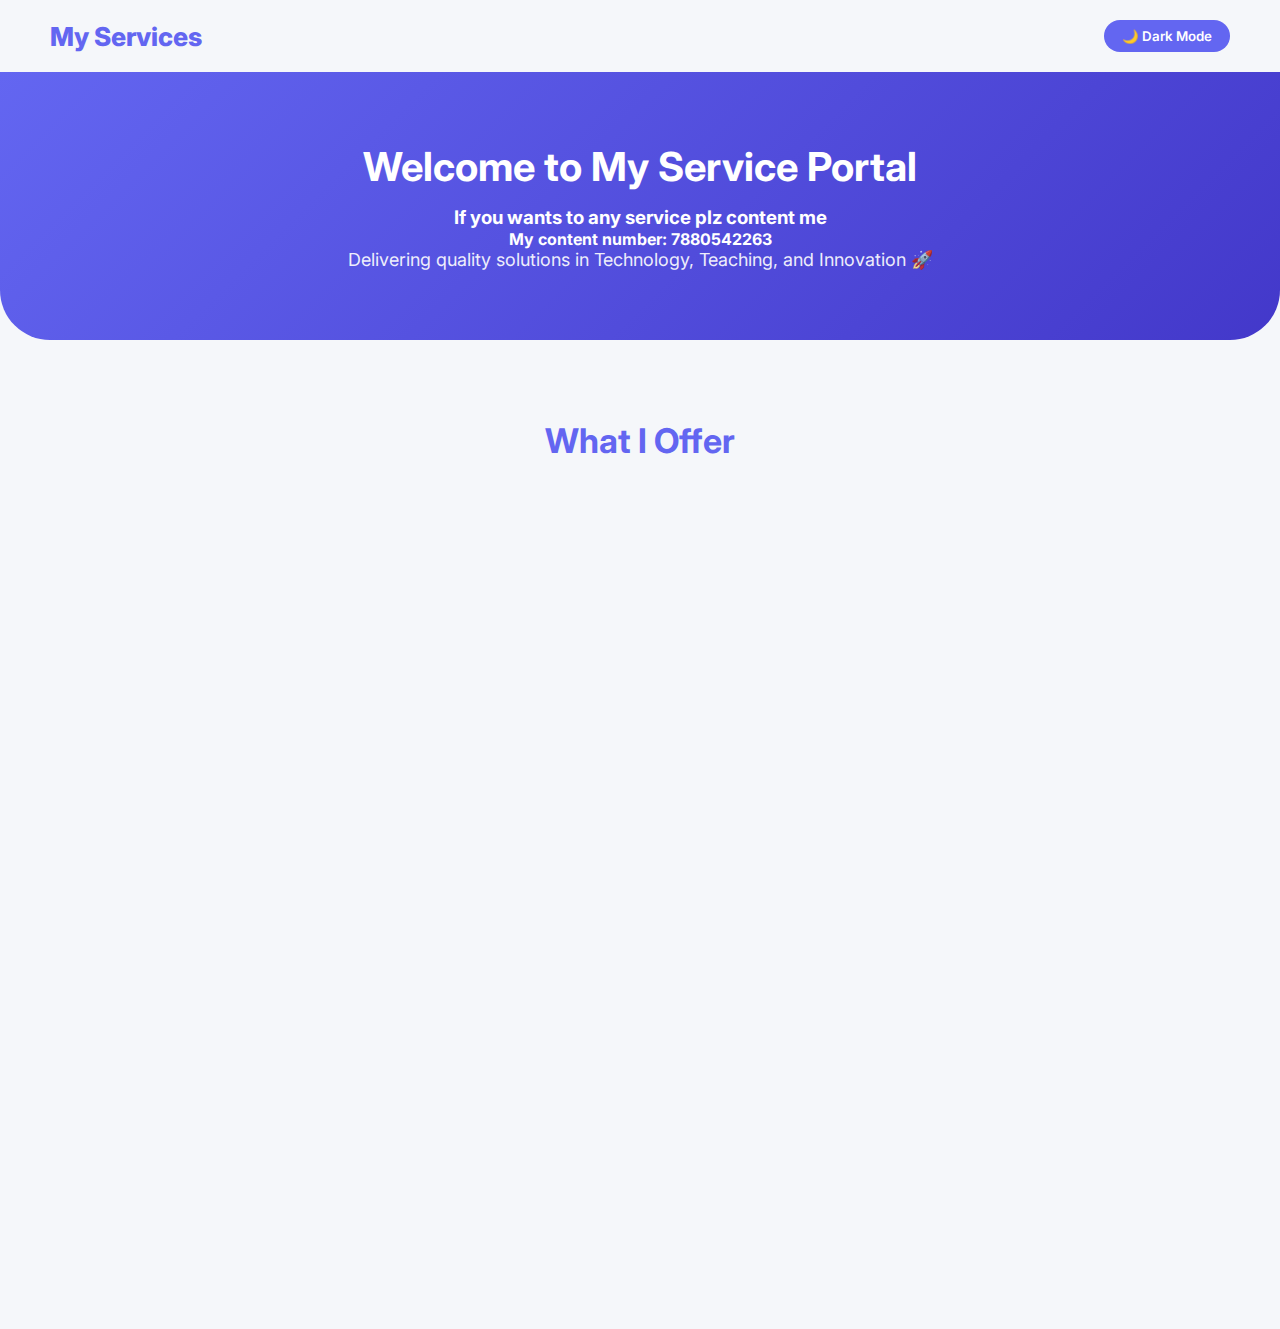
<file: service.html>
<!DOCTYPE html>
<html lang="en">
<head>
  <meta charset="UTF-8">
  <meta name="viewport" content="width=device-width, initial-scale=1.0">
  <title>My Services Portal</title>
   <link rel="shortcut icon" href="port.png" type="image/x-icon">
  <style>
    @import url('https://fonts.googleapis.com/css2?family=Inter:wght@400;600;800&display=swap');

    :root {
      --bg-color: #f5f7fa;
      --text-color: #222;
      --accent-color: #6366f1;
      --card-bg: #fff;
    }

    body.dark {
      --bg-color: #0f172a;
      --text-color: #f1f1f1;
      --card-bg: #1e293b;
    }

    * {
      margin: 0;
      padding: 0;
      box-sizing: border-box;
      font-family: "Inter", sans-serif;
    }

    body {
      background: var(--bg-color);
      color: var(--text-color);
      transition: background 0.5s, color 0.5s;
    }

    header {
      display: flex;
      justify-content: space-between;
      align-items: center;
      padding: 20px 50px;
      position: sticky;
      top: 0;
      background: var(--bg-color);
      z-index: 10;
    }

    header h1 {
      font-size: 26px;
      font-weight: 800;
      color: var(--accent-color);
    }

    .toggle-btn {
      cursor: pointer;
      border: none;
      padding: 8px 18px;
      border-radius: 25px;
      background: var(--accent-color);
      color: #fff;
      font-weight: 600;
      transition: transform 0.3s, opacity 0.3s;
    }

    .toggle-btn:hover {
      transform: scale(1.05);
      opacity: 0.9;
    }

    /* Hero Section */
    .hero {
      text-align: center;
      padding: 70px 20px;
      background: linear-gradient(135deg, #6366f1, #4338ca);
      color: #fff;
      border-radius: 0 0 50px 50px;
      animation: fadeIn 1s ease-in-out;
    }

    .hero h2 {
      font-size: 40px;
      margin-bottom: 15px;
    }

    .hero p {
      font-size: 18px;
      opacity: 0.9;
    }

    /* Services Section */
    section {
      max-width: 1100px;
      margin: 60px auto;
      padding: 20px;
      text-align: center;
    }

    section h2 {
      font-size: 34px;
      margin-bottom: 20px;
      color: var(--accent-color);
    }

    .services {
      display: grid;
      grid-template-columns: repeat(auto-fit, minmax(280px, 1fr));
      gap: 30px;
      margin-top: 40px;
    }

    .card {
      background: var(--card-bg);
      padding: 30px;
      border-radius: 20px;
      box-shadow: 0 10px 25px rgba(0,0,0,0.1);
      transition: transform 0.4s, box-shadow 0.4s;
      cursor: pointer;
      opacity: 0;
      transform: translateY(50px);
    }

    .card h3 {
      font-size: 22px;
      margin-bottom: 15px;
    }

    .card p {
      font-size: 16px;
      line-height: 1.6;
    }

    .card:hover {
      transform: translateY(-10px) scale(1.05);
      box-shadow: 0 0 80px 20px;
      color: aqua;
    }

    .card.active {
      opacity: 1;
      transform: translateY(0);
      transition: all 0.7s ease;
    }

    /* Animations */
    @keyframes fadeIn {
      from {opacity: 0; transform: translateY(20px);}
      to {opacity: 1; transform: translateY(0);}
    }

    @media (max-width: 600px) {
      header {
        flex-direction: column;
        gap: 10px;
      }
      section {
        padding: 10px;
      }
      .hero h2 {
        font-size: 28px;
      }
    }
  </style>
</head>
<body>
  <header>
    <h1>My Services</h1>
    <button class="toggle-btn" onclick="toggleMode()">🌙 Dark Mode</button>
  </header>

  <!-- Hero Section -->
  <div class="hero">
    <h2>Welcome to My Service Portal</h2>
    <H3> If you wants to any service plz content me 
    </H3>
    <!-- <br> -->
    <h4> My content number: 7880542263</h4>
    <p>Delivering quality solutions in Technology, Teaching, and Innovation 🚀</p>
  </div>

  <!-- Services Section -->
  <section>
    <h2>What I Offer</h2>
    <div class="services">
      <div class="card reveal">
        <h3>💻 Web Development</h3>
        <p>
          I create modern, responsive, and professional websites using the latest technologies like HTML, CSS, JavaScript, and React.
        and use many more coding language 
        </p>
      </div>
      <div class="card reveal">
        <h3>⚡ Electronics Projects</h3>
        <p>
          From IoT devices to smart electronics projects, I design and build solutions that help in real life.
        </p>
      </div>
      <div class="card reveal">
        <h3>📚 Teaching & Mentorship</h3>
        <p>
          With experience in guiding students, I provide teaching support in Science, coding, and engineering fundamentals to help learners succeed.
        </p>
      </div>
      <div class="card reveal">
        <h3>🎨 UI/UX Design</h3>
        <p>
          Designing intuitive and user-friendly interfaces with a focus on simplicity and elegance.
        </p>
      </div>
      <div class="card reveal">
        <h3>🤖 Automation</h3>
        <p>
          Building smart automation systems and AI-powered applications for efficiency and innovation.
        </p>
        
      </div>
    <div  class="card reveal"   >
        <h3>💻  DSA</h3>
        We help to solving problem besed on the Dsa 
        and many more  
    </div>
    <div   class="card reveal" >
     <h3>🎬 Video Making & Editing</h3>
        <p>
          Offering professional video creation and editing services for tutorials, presentations, promotions, and social media content with creative effects.
        </p>
      
    </div>
    </div>
  </section>

  <script>
    function toggleMode() {
      document.body.classList.toggle("dark");
    }

    // Scroll reveal for cards
    window.addEventListener("scroll", function() {
      const cards = document.querySelectorAll(".card");
      for (let i = 0; i < cards.length; i++) {
        let windowHeight = window.innerHeight;
        let elementTop = cards[i].getBoundingClientRect().top;
        let elementVisible = 100;
        if (elementTop < windowHeight - elementVisible) {
          cards[i].classList.add("active");
        }
      }
    });
  </script>
</body>
</html>
</file>
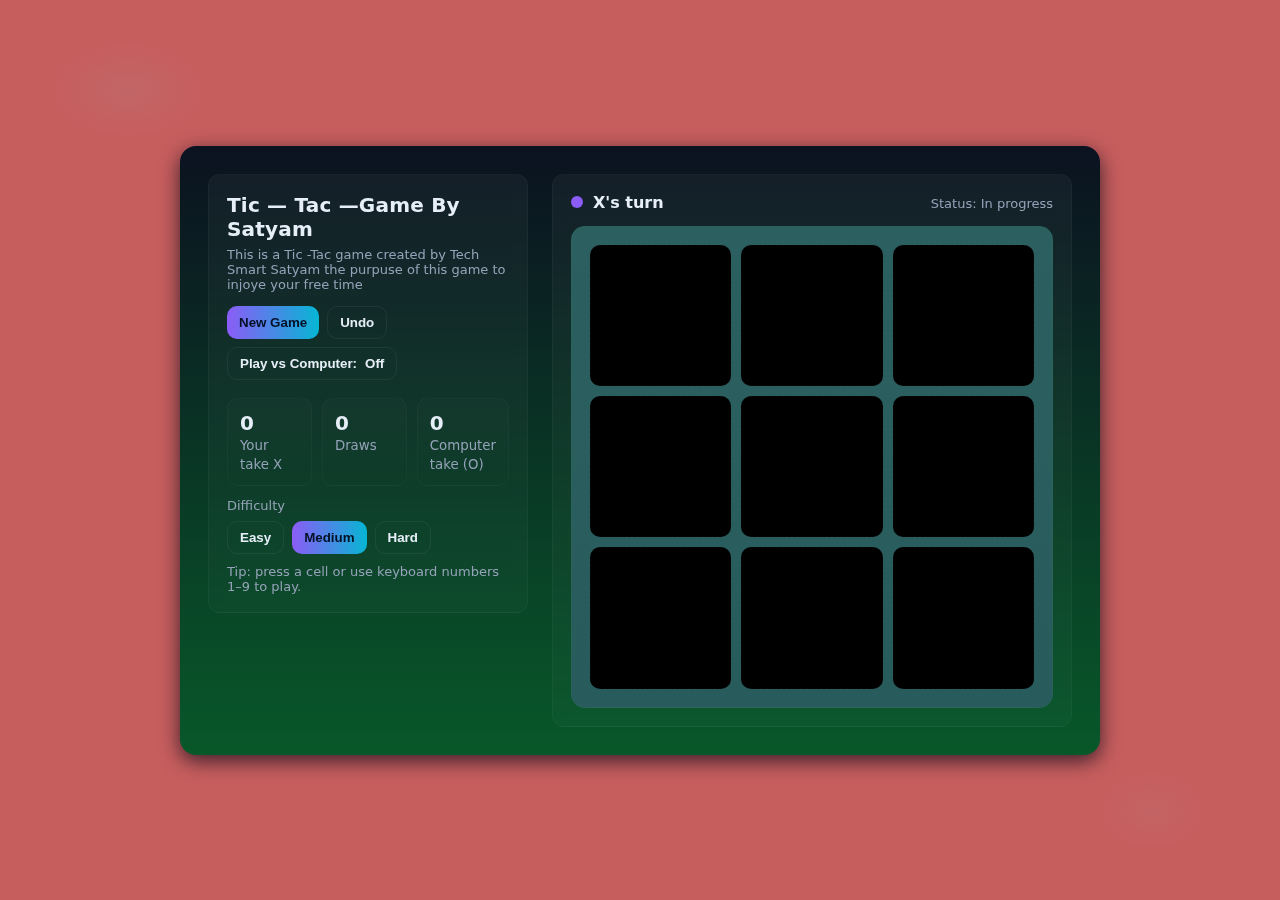
<file: tic tac game.html>
<!doctype html>
<html lang="en">
<head>
  <meta charset="utf-8" />
  <meta name="viewport" content="width=device-width,initial-scale=1" />
  <title>Tic Tac Toe  Game</title>
   <link rel="shortcut icon" href="port.png" type="image/x-icon">
  <style>
    :root{
      --bg:#0f1724;
      --card:#0b1220;
      --muted:#94a3b8;
      --accent:#8b5cf6;
      --accent-2:#06b6d4;
      --glass: rgba(255,255,255,0.04);
      --win: #16a34a;
      --lose: #ef4444;
      --glass-2: rgba(255,255,255,0.02);
      --shadow: 0 6px 20px rgba(2,6,23,0.7);
    }
    *{box-sizing:border-box}
    html,body{height:100%;}
    body{
      margin:0;
      font-family: Inter, ui-sans-serif, system-ui, -apple-system, 'Segoe UI', Roboto, 'Helvetica Neue', Arial;
      background: radial-gradient(1000px 600px at 10% 10%, rgba(159, 156, 167, 0.12), transparent 8%),
                  radial-gradient(700px 500px at 90% 90%, rgba(159, 165, 168, 0.08), transparent 8%),
                  var(--bg);
      color:#e6eef8;
      display:flex;
      align-items:center;
      justify-content:center;
      padding:28px;

    }
    body{
      background-color: rgb(199, 94, 94);
    }

    .container{
      width:100%;
      max-width:920px;
      background:linear-gradient(180deg,var(--card), rgba(11,17,32,0.7));
      border-radius:16px;
      padding:28px;
      box-shadow:var(--shadow);
      display:grid;
      grid-template-columns: 320px 1fr;
      gap:24px;
      align-items:start;
    }
      .container{
    background-color:rgb(0, 255, 64);
  }


    .panel{
      background:linear-gradient(180deg,var(--glass), var(--glass-2));
      border:1px solid rgba(255,255,255,0.04);
      padding:18px;
      border-radius:12px;
      backdrop-filter: blur(6px);
    }

    
    header h1{margin:0;font-size:20px;letter-spacing:0.2px}
    header p{margin:6px 0 0;color:var(--muted);font-size:13px}

    .controls{margin-top:14px;display:flex;gap:8px;flex-wrap:wrap}
    .btn{
      background:transparent;border:1px solid rgba(255,255,255,0.06);padding:8px 12px;border-radius:10px;color:inherit;cursor:pointer;font-weight:600;
      transition:all .18s ease;display:inline-flex;align-items:center;gap:8px
    }
    .btn:hover{transform:translateY(-3px);box-shadow:0 8px 30px rgba(11,17,32,0.6)}
    .btn.primary{background:linear-gradient(90deg,var(--accent),var(--accent-2));color:#031026;border:0}

    .score{
      display:flex;gap:10px;margin-top:18px
    }
    .score .card{flex:1;padding:12px;border-radius:10px;background:linear-gradient(180deg,rgba(255,255,255,0.02),transparent);border:1px solid rgba(255,255,255,0.03)}
    .score .num{font-size:20px;font-weight:700}
    .score small{color:var(--muted)}

    /* board */
    .board-wrap{display:flex;flex-direction:column;gap:14px}
    .board{
      width:100%;
      aspect-ratio:1/1;
      display:grid;
      grid-template-columns:repeat(3,1fr);
      gap:10px;
      padding:18px;
      border-radius:14px;
      background:linear-gradient(180deg, rgba(255,255,255,0.02), transparent);
      border:1px solid rgba(83, 238, 12, 0.04);
      align-items:stretch;justify-items:stretch;
    }
    .board{
      background-color:rgb(40, 92, 92);
    }

    .cell{
      background:transparent;border-radius:10px;border:1px dashed rgba(255,255,255,0.03);display:flex;align-items:center;justify-content:center;font-size:44px;cursor:pointer;transition:all .14s ease;position:relative;user-select:none
    }
    .cell:hover{transform:translateY(-6px);box-shadow:0 14px 30px rgba(2,6,23,0.6)}

    .cell.disabled{cursor:default;opacity:0.9}
    .x{color:var(--accent);font-weight:900;text-shadow:0 4px 20px rgba(139,92,246,0.14)}
    .o{color:var(--accent-2);font-weight:900;text-shadow:0 4px 20px rgba(6,182,212,0.12)}

    .info{display:flex;align-items:center;justify-content:space-between}
    .turn{display:flex;gap:10px;align-items:center}
    .dot{width:12px;height:12px;border-radius:50%}
    .dot.x{background:var(--accent)}
    .dot.o{background:var(--accent-2)}
    .cell{
      background-color:black;
    }
.cell:hover{
  
  cursor: pointer;
  background-color:chocolate;
  color: #16a34a;
  box-shadow: 0 0 80px 30px;
}
    .line{
      position:absolute;pointer-events:none;left:0;top:0;width:100%;height:100%;
    }

    .result-modal{
      position:fixed;inset:0;display:grid;place-items:center;background:linear-gradient(180deg, rgba(2,6,23,0.6), rgba(2,6,23,0.9));z-index:60;opacity:0;visibility:hidden;transition:all .12s ease;padding:28px
    }
    .result-modal.show{opacity:1;visibility:visible}
    .result-card{background:linear-gradient(180deg,#0340d8, #071426);padding:22px;border-radius:12px;border:1px solid rgba(255,255,255,0.04);text-align:center;min-width:260px}
    .result-card h2{margin:0 0 8px}
    .small-muted{color:var(--muted);font-size:13px}

    footer{margin-top:10px;color:var(--muted);font-size:13px}

    /* responsive */
    @media (max-width:880px){
      .container{grid-template-columns:1fr;}
      .board{aspect-ratio:1/1}
    }

  </style>
</head>
<body>
  <div class="container">
    <aside class="panel">
      <header>
        <h1>Tic — Tac —Game By Satyam</h1>
        <p>This is a Tic -Tac game created by Tech Smart Satyam
          the purpuse of this game to injoye your free time 
        </p>
      </header>

      <div class="controls">
        <button id="newGame" class="btn primary">New Game</button>
        <button id="undoBtn" class="btn" title="Undo last move">Undo</button>
        <button id="aiToggle" class="btn" aria-pressed="false">Play vs Computer: <strong id="aiModeLabel">Off</strong></button>
      </div>

      <div class="score">
        <div class="card">
          <div class="num" id="scoreX">0</div>
          <small>Your take X</small>
        </div>
        <div class="card">
          <div class="num" id="scoreDraw">0</div>
          <small>Draws</small>
        </div>
        <div class="card">
          <div class="num" id="scoreO">0</div>
          <small>Computer take (O) </small>
        </div>
      </div>

      <div style="margin-top:12px">
        <div class="small-muted">Difficulty</div>
        <div style="display:flex;gap:8px;margin-top:8px">
          <button class="btn" data-diff="easy">Easy</button>
          <button class="btn" data-diff="medium">Medium</button>
          <button class="btn" data-diff="hard">Hard</button>
        </div>
      </div>

      <footer>
        Tip: press a cell or use keyboard numbers 1–9 to play.
      </footer>
    </aside>

    <main class="panel board-wrap">
      <div class="info">
        <div class="turn">
          <div class="dot x"></div>
          <strong id="turnLabel">Your turn </strong>
        </div>
        <div>
          <small class="small-muted">Status: <span id="status">Ready</span></small>
        </div>
      </div>

      <div id="board" class="board" role="grid" aria-label="Tic tac toe board">
        <!-- 9 cells inserted by JS -->
      </div>
    </main>
  </div>

  <div id="result" class="result-modal" role="dialog" aria-modal="true">
    <div class="result-card">
      <h2 id="resultTitle">Result</h2>
      <p id="resultText" class="small-muted">--</p>
      <div style="margin-top:12px;display:flex;gap:8px;justify-content:center">
        <button id="restart" class="btn primary">Play again</button>
        <button id="closeRes" class="btn">Close</button>
      </div>
    </div>
  </div>

  <script>
    // Game state
    const boardEl = document.getElementById('board');
    const turnLabel = document.getElementById('turnLabel');
    const statusEl = document.getElementById('status');
    const resultModal = document.getElementById('result');
    const resultTitle = document.getElementById('resultTitle');
    const resultText = document.getElementById('resultText');

    const scoreX = document.getElementById('scoreX');
    const scoreO = document.getElementById('scoreO');
    const scoreDraw = document.getElementById('scoreDraw');

    const aiToggle = document.getElementById('aiToggle');
    const aiModeLabel = document.getElementById('aiModeLabel');

    let cells = Array(9).fill('');
    let current = 'X';
    let running = true;
    let history = [];

    // scores
    const score = { X:0, O:0, D:0 };

    // AI settings
    let aiOn = false;
    let difficulty = 'medium';

    function createBoard(){
      boardEl.innerHTML = '';
      for(let i=0;i<9;i++){
        const c = document.createElement('button');
        c.className = 'cell';
        c.setAttribute('data-i', i);
        c.setAttribute('aria-label', `cell ${i+1}`);
        c.setAttribute('role','button');
        c.addEventListener('click', onCellClick);
        boardEl.appendChild(c);
      }
    }

    function render(){
      const cellEls = boardEl.querySelectorAll('.cell');
      cellEls.forEach((el,i)=>{
        el.innerHTML = '';
        el.classList.remove('disabled');
        if(cells[i]){
          el.classList.add('disabled');
          const span = document.createElement('span');
          span.className = cells[i] === 'X' ? 'x' : 'o';
          span.textContent = cells[i];
          el.appendChild(span);
        }
      });
      turnLabel.textContent = `${current}'s turn`;
      statusEl.textContent = running ? 'In progress' : 'Paused';
    }

    function onCellClick(e){
      const i = Number(e.currentTarget.dataset.i);
      if(!running || cells[i]) return;
      makeMove(i,current);
      if(aiOn && running){
        // give CPU a short delay
        setTimeout(()=>{
          const aiMove = pickAIMove();
          if(aiMove !== null) makeMove(aiMove, 'O');
        }, 300);
      }
    }

    function makeMove(i, player){
      if(cells[i] || !running) return;
      cells[i] = player;
      history.push({i,player});
      checkGame();
      // switch only if still running
      if(running){
        current = (player === 'X') ? 'O' : 'X';
        render();
      }
    }

    function checkGame(){
      const wins = [
        [0,1,2],[3,4,5],[6,7,8],
        [0,3,6],[1,4,7],[2,5,8],
        [0,4,8],[2,4,6]
      ];
      for(const w of wins){
        const [a,b,c] = w;
        if(cells[a] && cells[a] === cells[b] && cells[a] === cells[c]){
          // someone won
          running = false;
          highlightWin(w);
          const winner = cells[a];
          score[winner]++;
          updateScores();
          showResult(`${winner} wins!`, `${winner} captured the line.`);
          return;
        }
      }
      if(cells.every(Boolean)){
        running = false;
        score.D++;
        updateScores();
        showResult(`Draw`, `No one wins.`);
        return;
      }
    }

    function highlightWin(indices){
      // simple visual: add a linear gradient overlay on winning cells
      indices.forEach(i=>{
        const el = boardEl.querySelector(`.cell[data-i='${i}']`);
        if(el) el.style.boxShadow = '0 10px 34px rgba(0,0,0,0.6), inset 0 0 0 4px rgba(255,255,255,0.02)';
      });
    }

    function updateScores(){
      scoreX.textContent = score.X;
      scoreO.textContent = score.O;
      scoreDraw.textContent = score.D;
    }

    function showResult(title, text){
      resultTitle.textContent = title;
      resultText.textContent = text;
      resultModal.classList.add('show');
    }

    // basic AI: win if possible, block, take center, take corner, else random
    function pickAIMove(){
      const avail = cells.map((v,i)=> v ? null : i).filter(v=>v!==null);
      if(avail.length===0) return null;

      const lines = [
        [0,1,2],[3,4,5],[6,7,8],
        [0,3,6],[1,4,7],[2,5,8],
        [0,4,8],[2,4,6]
      ];

      // helper to find a winning move for player
      const findWinning = (player)=>{
        for(const w of lines){
          const [a,b,c]=w;
          const vals=[cells[a],cells[b],cells[c]];
          if(vals.filter(x=>x===player).length===2 && vals.includes('')){
            const idx = w[vals.indexOf('')];
            return idx;
          }
        }
        return null;
      }

      if(difficulty === 'easy'){
        // random
        return avail[Math.floor(Math.random()*avail.length)];
      }

      // hard & medium: try win
      const winMove = findWinning('O');
      if(winMove !== null) return winMove;
      // block X
      const block = findWinning('X');
      if(block !== null) return block;

      if(difficulty === 'hard'){
        // fork opportunities & center
        if(cells[4] === '') return 4;
        const corners = [0,2,6,8].filter(i=>cells[i]==='');
        if(corners.length) return corners[Math.floor(Math.random()*corners.length)];
      }

      if(difficulty === 'medium'){
        if(cells[4] === '') return 4;
      }

      // fallback - random
      return avail[Math.floor(Math.random()*avail.length)];
    }

    // controls
    document.getElementById('newGame').addEventListener('click', ()=>{
      resetBoard();
    });
    document.getElementById('restart').addEventListener('click', ()=>{ resetBoard(); resultModal.classList.remove('show');});
    document.getElementById('closeRes').addEventListener('click', ()=>{ resultModal.classList.remove('show');});
    document.getElementById('undoBtn').addEventListener('click', ()=>{ undoMove();});

    aiToggle.addEventListener('click', ()=>{
      aiOn = !aiOn; aiToggle.setAttribute('aria-pressed', aiOn); aiModeLabel.textContent = aiOn ? 'On' : 'Off';
      // if enabling AI and it's O's turn make AI move
      if(aiOn && current === 'O' && running){
        setTimeout(()=>{
          const m = pickAIMove(); if(m !== null) makeMove(m, 'O');
        }, 220);
      }
    });

    // difficulty buttons
    document.querySelectorAll('[data-diff]').forEach(b=>{
      b.addEventListener('click', ()=>{
        difficulty = b.dataset.diff;
        // small UI feedback
        document.querySelectorAll('[data-diff]').forEach(x=>x.classList.remove('primary'));
        b.classList.add('primary');
      });
    });
    // set default medium
    document.querySelector('[data-diff="medium"]').classList.add('primary');

    function resetBoard(){
      cells = Array(9).fill('');
      running = true;
      current = 'X';
      history = [];
      // clear visuals
      boardEl.querySelectorAll('.cell').forEach(c=>{c.style.boxShadow='';});
      render();
    }

    function undoMove(){
      if(history.length===0 || !running) return;
      // if AI is on and last move was by AI, undo two moves to restore human turn
      const last = history.pop();
      cells[last.i] = '';
      if(aiOn && last.player === 'O' && history.length>0){
        const prior = history.pop(); cells[prior.i]='';
      }
      running = true;
      current = 'X';
      boardEl.querySelectorAll('.cell').forEach(c=>{c.style.boxShadow='';});
      render();
    }

    // keyboard support (1-9)
    window.addEventListener('keydown', (e)=>{
      if(e.key >= '1' && e.key <= '9'){
        const idx = Number(e.key) - 1;
        const target = boardEl.querySelector(`.cell[data-i='${idx}']`);
        if(target) target.click();
      }
      if(e.key === 'r') resetBoard();
      if(e.key === 'u') undoMove();
    });

    // init
    createBoard();
    render();

  </script>
</body>
</html>
</file>
<file: gov.css>
{
      margin: 0;
      padding: 0;
      box-sizing: border-box;
    }

    body {
      font-family: Arial, sans-serif;
      background-color:darkslategrey;
      line-height: 1.6;
    }

    header {
      background-color: aqua;
      color:black;
      padding: 20px;
      text-align: center;
      border-radius: 35px;
    }
    header p{
        color:red;
        font-size: 20px;
    }

    nav {
      background: #0059b3;
      display: flex;
      justify-content: center;
      padding: 10px;
      background-color: black;
      border-radius: 25px;
      
    }
nav a {
      color: white;
      margin: 0 100px;
      text-decoration: none;
      font-weight: bold;
      
    }
    .under{
        text-decoration: underline;
        text-align: center;
        text-shadow: 0 0 30px;
        color: whitesmoke;

    }

    nav a:hover {
      text-decoration: underline;
      cursor: pointer;
      color: rgb(160, 89, 89);
      box-shadow: 0 0 80px 30px; 
      border-radius: 20px;
    
    }

    .container {
      padding: 20px;
    }

    .flexbox {
      display: flex;
      flex-wrap: wrap;
      gap: 20px;
      justify-content: space-between;
    }
 .card {
      background: rgb(155, 86, 86);
      color:black;
      flex: 1 1 30%;
      padding: 20px;
      border: 2px solid #ccc;
      border-radius: 20px;
      transition: 0.3s ease;
    }

    .card:hover {
      box-shadow: 0 0 80px 40px #161111;
      transform: translateY(-5px);

    }

    h2 {
      margin-bottom: 10px;
      color: #003366;
    }

    table {
      width: 100%;
      border-collapse: collapse;
      margin-top: 15px;
      background-color: rgb(179, 121, 47);
      border-radius: 25px;
    } table, th, td {
      border: 5px solid #afa2a2;
      padding: 10px;
      text-align: center;
    }
    #hov:hover{
        cursor: pointer;
        background-color:whitesmoke;
        color:black;
        box-shadow: 0 0 80px 50px;
        border-radius: 50%;
        
    }
    #hov1:hover{
                cursor: pointer;
        background-color: aqua;
        color:black;
        box-shadow: 0 0 80px 50px;
        border-radius: 50%;
    }
     #hov2:hover{         cursor: pointer;
        background-color:rgb(184, 8, 96);
        color:black;
        box-shadow: 0 0 80px 50px;
        border-radius: 50%;}
      #hov3:hover{         cursor: pointer;
        background-color:rgb(40, 168, 68);
        color:black;
        box-shadow: 0 0 80px 50px;
        border-radius: 50%;}
       #hov4:hover{         cursor: pointer;
        background-color:rgb(128, 79, 79);
        color:black;
        box-shadow: 0 0 80px 50px;
        border-radius: 50%;}
        
#sat1{
    background-color: darkgoldenrod;
    margin-right: 400px;
    border-radius: 20px;
    
}
#sat2{
        background-color:darkgray;
    margin-right: 400px;
    border-radius: 20px;
    justify-content: center;
}
#sat3{
        background-color:darkgreen;
    margin-right: 400px;
    border-radius: 20px;
    color: white;
}
#sat5{
    text-align: center;
    font-size: 20px;
}
#font{
  font-size: 20px;
}
#sat4{
        background-color:rgb(172, 172, 27);
    margin-right: 400px;
    border-radius: 20px;
}

    form {
      margin-top: 30px;
      background:rgb(19, 216, 19);
      padding: 20px;
      border-radius: 25px;
      box-shadow: 0 0 80px 30px ;
    }
    label{
      
      
    }
input{
  background-color:rgb(44, 68, 60);
  border-radius: 30px;
  box-shadow: 0 0 80px 10px; 
}
input:hover{
  cursor: pointer;
  color:aquamarine;
  
}
button{
  border-radius: 25PX;
  box-shadow: 0 0 80PX 30PX ;
  
}
button:hover{ 
  box-shadow: 0 0 5px cyan,
0 0 25px cyan, 0 0 50px cyan,
0 0 100px cyan,0 0 200px cyan
;
}
#required{
  color:rgb(83, 18, 18) ;
  background-color:gold;
}
h1{
  color: whitesmoke;
  text-decoration: underline;
  text-align: center;
}
#photo{
  color:black;
  font-size: 30px;
}
#dacument{
  background-color:fuchsia;
  border-radius: 30px;
}
    input, select, button {
      width: 100%;
      padding: 10px;
      margin-top: 10px;
    }footer {
      text-align: center;
      background-color: #2a333d;
      color: white;
      padding: 10px;
      margin-top: 40px;
      border-radius: 25px;
      box-shadow: 0 0 80px 20px;
    }
#div2 a{
    position:relative;
    display: inline-flex;
    justify-content: center;
    align-items: center;
    width: 40px;
    height: 40px;
    background: transparent;
    border: 2px solid #0ef;
    border-radius: 50%;
    font-size: 20px;
    color: #0ef;
    text-decoration: none;


}
#div2 a:hover{

    background-color: #0ef;
    color: black;
    box-shadow: 0 0 80px #0ef;

}
button a{
  text-decoration: none;
  color: black;
  font-size: 20px;
  background-color: rgb(169, 204, 204);
  border-radius: 30px;
}
</file>
